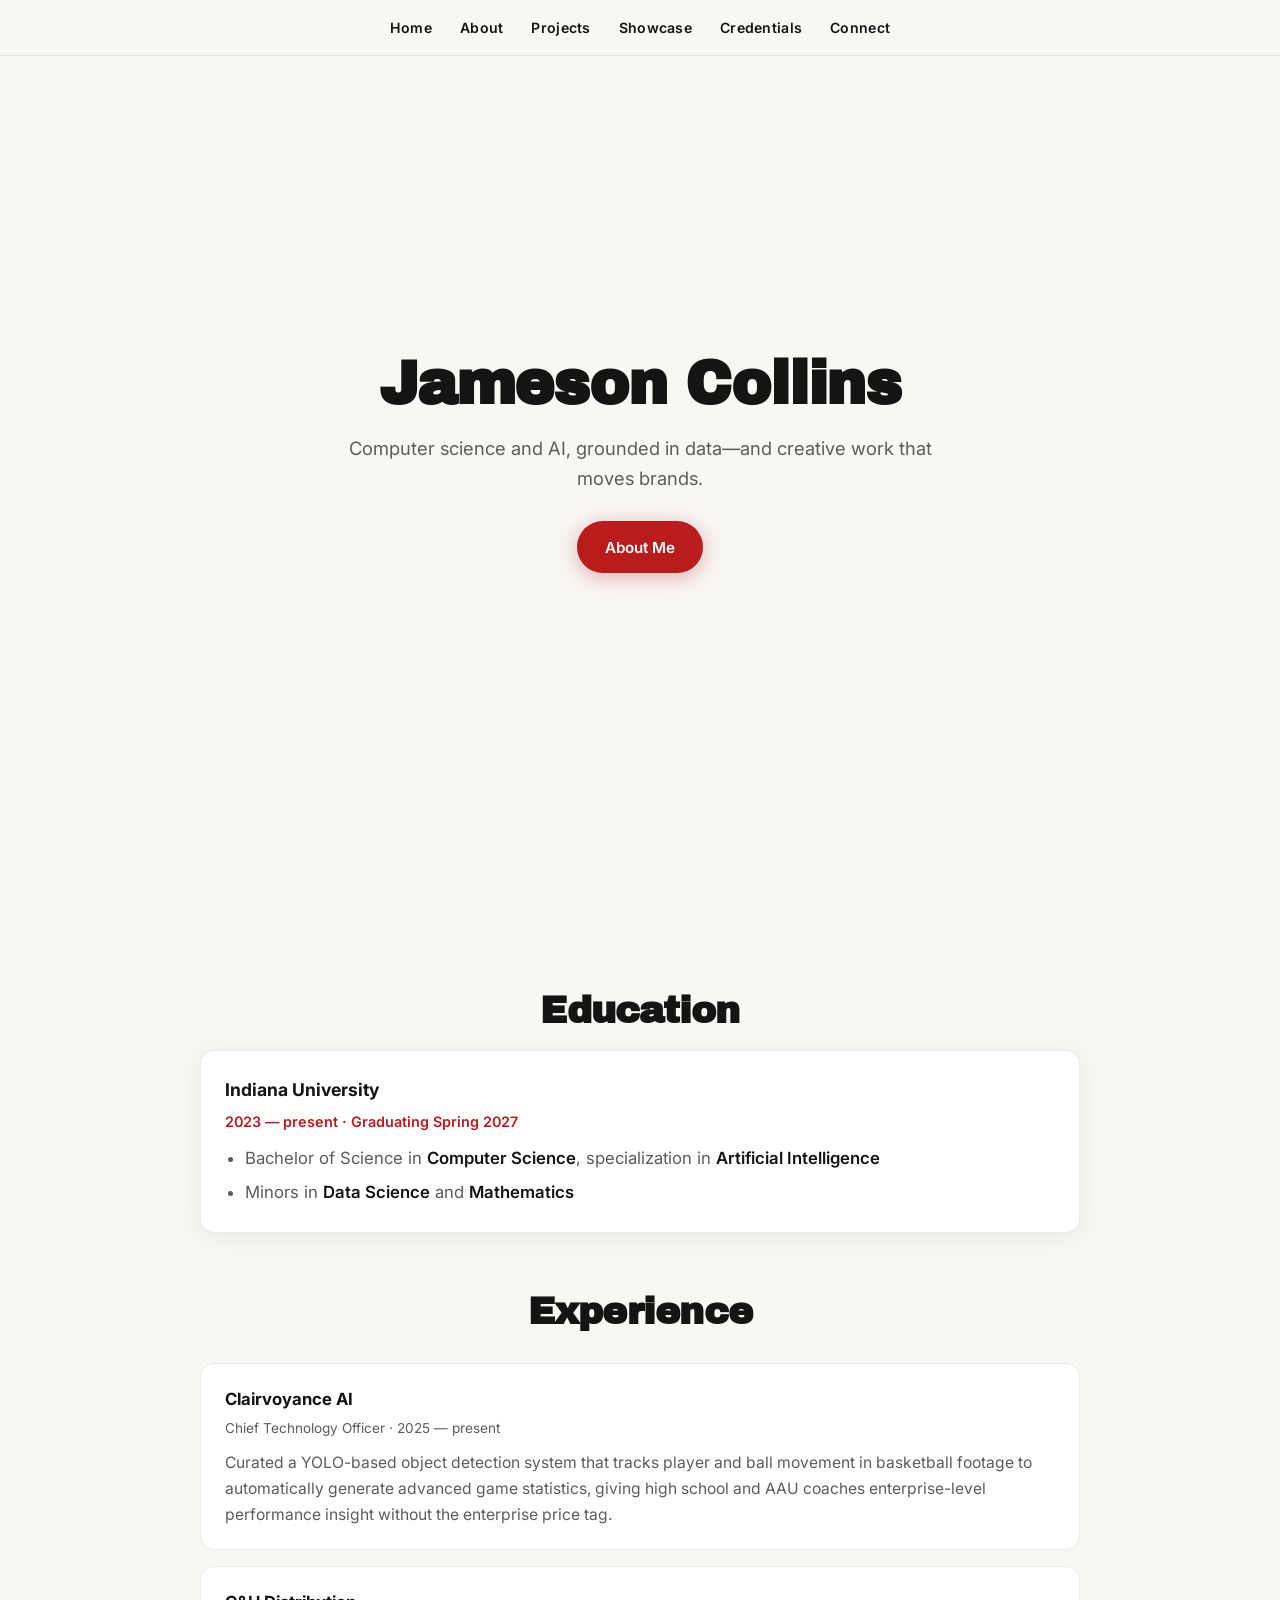
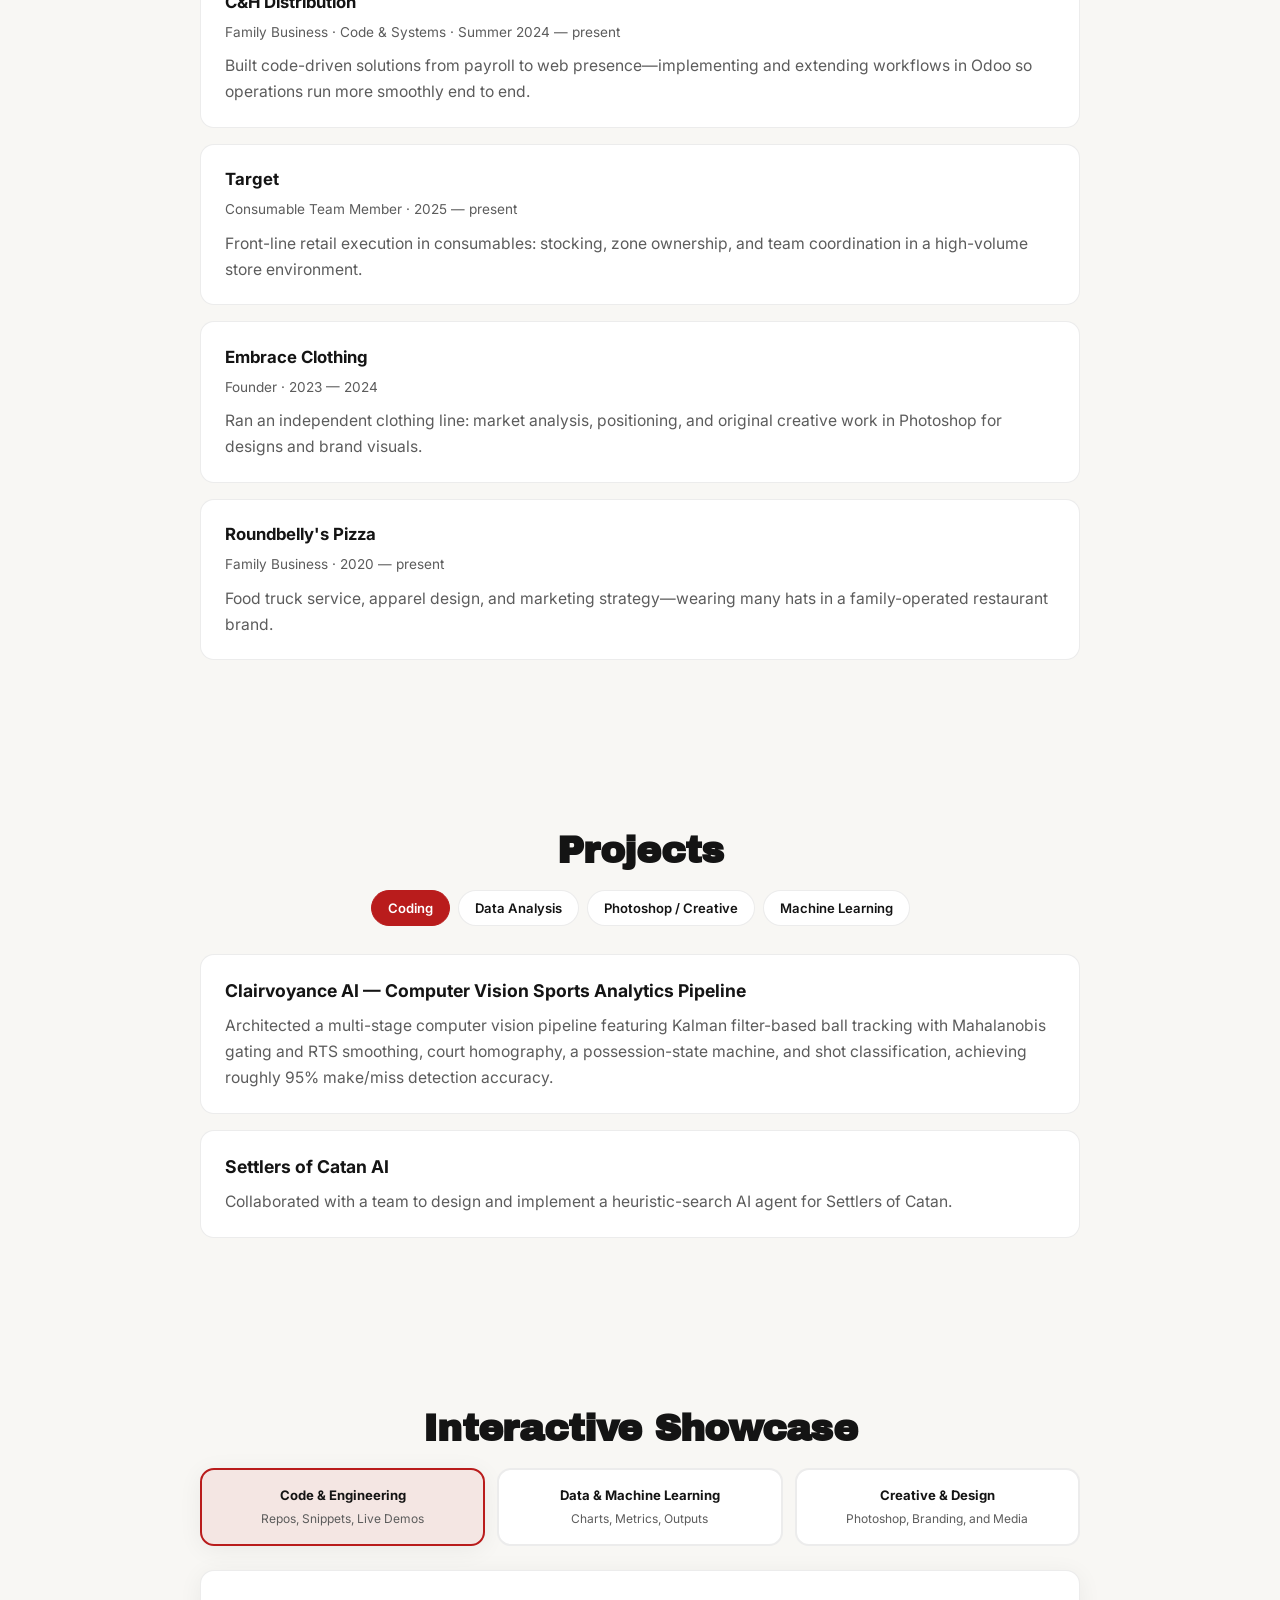
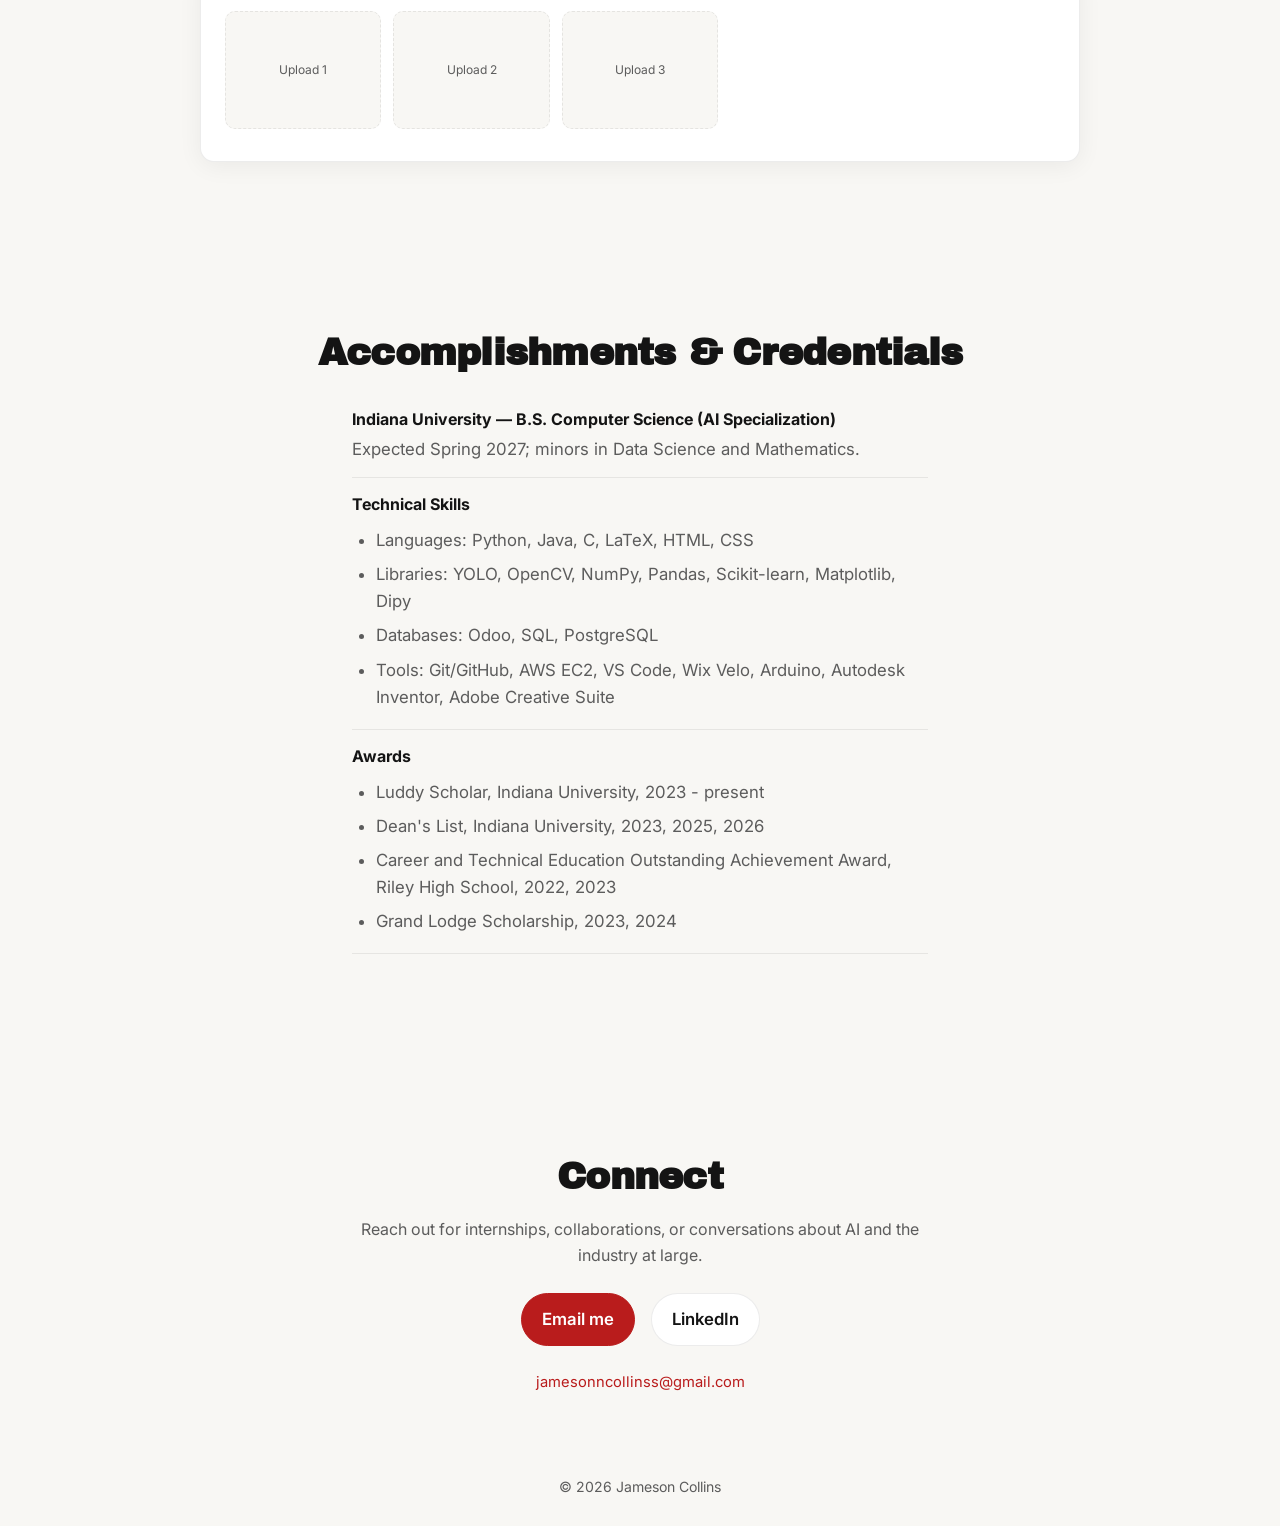
<file: index.html>
<!DOCTYPE html>
<html lang="en">
<head>
    <meta charset="UTF-8">
    <meta name="viewport" content="width=device-width, initial-scale=1.0">
    <meta name="description" content="Jameson Collins — computer science & AI, data science, and creative work. Portfolio, projects, and contact.">
    <title>Jameson Collins | Portfolio</title>
    <link href="https://fonts.googleapis.com/css2?family=Archivo+Black&family=Inter:wght@300;400;600;700&display=swap" rel="stylesheet">
    <link rel="stylesheet" href="css/main.css">
</head>
<body>
    <div id="include-nav"></div>
    <div id="include-hero"></div>
    <div id="include-about"></div>
    <div id="include-projects"></div>
    <div id="include-showcase"></div>
    <div id="include-credentials"></div>
    <div id="include-contact"></div>
    <div id="include-footer"></div>
    <script src="js/main.js" defer></script>
</body>
</html>
</file>
<file: css/main.css>
:root {
    --bg: #f8f7f4;
    --bg-elevated: #ffffff;
    --text: #141414;
    --text-muted: #5c5c5c;
    --accent: #b91c1c;
    --accent-soft: rgba(185, 28, 28, 0.08);
    --border: rgba(20, 20, 20, 0.08);
    --shadow: 0 4px 24px rgba(0, 0, 0, 0.06);
    --shadow-hover: 0 12px 40px rgba(0, 0, 0, 0.1);
    --radius: 14px;
    --font-display: "Archivo Black", system-ui, sans-serif;
    --font-body: "Inter", system-ui, sans-serif;
    --max: 920px;
    --nav-h: 3.5rem;
}

* {
    margin: 0;
    padding: 0;
    box-sizing: border-box;
}

html {
    scroll-behavior: smooth;
}

body {
    font-family: var(--font-body);
    background: var(--bg);
    color: var(--text-muted);
    line-height: 1.65;
    font-size: 1.05rem;
}

a {
    color: var(--accent);
    text-decoration: none;
}

a:hover {
    text-decoration: underline;
}

/* NAV */
nav.site-nav {
    position: fixed;
    width: 100%;
    top: 0;
    left: 0;
    height: var(--nav-h);
    display: flex;
    align-items: center;
    justify-content: center;
    flex-wrap: wrap;
    gap: 0.25rem 0.75rem;
    padding: 0 1rem;
    background: rgba(248, 247, 244, 0.92);
    backdrop-filter: blur(12px);
    border-bottom: 1px solid var(--border);
    z-index: 1000;
}

nav.site-nav a {
    margin: 0 0.5rem;
    text-decoration: none;
    color: var(--text);
    font-weight: 600;
    font-size: 0.88rem;
    letter-spacing: 0.02em;
}

nav.site-nav a:hover {
    color: var(--accent);
    text-decoration: none;
}

/* HERO */
header.hero {
    min-height: 100vh;
    display: flex;
    justify-content: center;
    align-items: center;
    text-align: center;
    padding: calc(var(--nav-h) + 2rem) 1.5rem 4rem;
    position: relative;
    overflow: hidden;
}

header.hero::before {
    content: "";
    position: absolute;
    inset: 0;
    background: radial-gradient(ellipse 80% 50% at 50% -20%, var(--accent-soft), transparent 55%);
    pointer-events: none;
}

.hero-inner {
    position: relative;
    max-width: 40rem;
}

h1 {
    font-size: clamp(2.25rem, 6vw, 3.75rem);
    font-family: var(--font-display);
    color: var(--text);
    letter-spacing: -0.02em;
    line-height: 1.1;
}

.subtitle {
    font-size: 1.15rem;
    margin-top: 1rem;
    color: var(--text-muted);
    font-weight: 400;
}

.btn {
    display: inline-block;
    margin-top: 1.75rem;
    padding: 0.85rem 1.75rem;
    background: var(--accent);
    color: #fff !important;
    text-decoration: none !important;
    font-weight: 600;
    font-size: 0.95rem;
    border-radius: 999px;
    transition: transform 0.2s, box-shadow 0.2s;
    box-shadow: 0 4px 20px rgba(185, 28, 28, 0.35);
}

.btn:hover {
    transform: translateY(-2px);
    box-shadow: 0 8px 28px rgba(185, 28, 28, 0.4);
    text-decoration: none !important;
}

/* SECTIONS */
section.block {
    padding: 5rem 1.25rem;
    max-width: var(--max);
    margin: 0 auto;
}

section.block + section.block {
    padding-top: 0;
}

h2.section-title {
    text-align: center;
    font-size: clamp(1.75rem, 4vw, 2.35rem);
    font-family: var(--font-display);
    color: var(--text);
    margin-bottom: 0.5rem;
    letter-spacing: -0.02em;
}

h2.section-title--spaced {
    margin-top: 3rem;
    margin-bottom: 1.25rem;
}

.lede {
    text-align: center;
    max-width: 36rem;
    margin: 0 auto 2.5rem;
    font-size: 1rem;
    color: var(--text-muted);
}

.story p,
.block p {
    margin-bottom: 1.25rem;
}

.story p:last-child,
.block p:last-child {
    margin-bottom: 0;
}

/* TIMELINE / EDU */
.edu-banner {
    background: var(--bg-elevated);
    border: 1px solid var(--border);
    border-radius: var(--radius);
    padding: 1.5rem 1.5rem 1.25rem;
    margin-bottom: 2rem;
    box-shadow: var(--shadow);
}

.edu-banner h3 {
    font-size: 1.1rem;
    color: var(--text);
    margin-bottom: 0.35rem;
}

.edu-banner .meta {
    font-size: 0.9rem;
    color: var(--accent);
    font-weight: 600;
    margin-bottom: 0.75rem;
}

.edu-banner ul {
    margin-left: 1.25rem;
    color: var(--text-muted);
}

.edu-banner li {
    margin-bottom: 0.35rem;
}

.edu-banner .emph {
    color: var(--text);
    font-weight: 600;
}

/* EXPERIENCE GRID */
.exp-grid {
    display: grid;
    gap: 1rem;
}

.exp-card {
    background: var(--bg-elevated);
    border: 1px solid var(--border);
    border-radius: var(--radius);
    padding: 1.35rem 1.5rem;
    transition: box-shadow 0.25s, transform 0.25s;
}

.exp-card:hover {
    box-shadow: var(--shadow-hover);
    transform: translateY(-3px);
}

.exp-card h3 {
    font-size: 1.05rem;
    color: var(--text);
    margin-bottom: 0.25rem;
}

.exp-card .role-meta {
    font-size: 0.85rem;
    color: var(--text-muted);
    margin-bottom: 0.65rem;
}

.exp-card p {
    font-size: 0.98rem;
    margin-bottom: 0;
}

/* PROJECT TABS */
.tabs {
    display: flex;
    flex-wrap: wrap;
    justify-content: center;
    gap: 0.5rem;
    margin-bottom: 1.75rem;
}

.tab {
    padding: 0.55rem 1rem;
    border-radius: 999px;
    border: 1px solid var(--border);
    background: var(--bg-elevated);
    color: var(--text);
    font-family: var(--font-body);
    font-size: 0.82rem;
    font-weight: 600;
    cursor: pointer;
    transition: background 0.2s, border-color 0.2s, color 0.2s;
}

.tab:hover {
    border-color: var(--accent);
    color: var(--accent);
}

.tab.active {
    background: var(--accent);
    color: #fff;
    border-color: var(--accent);
}

.tab-content {
    display: none;
}

.tab-content.active {
    display: block;
}

.projects {
    display: grid;
    gap: 1rem;
}

.card {
    background: var(--bg-elevated);
    border: 1px solid var(--border);
    border-radius: var(--radius);
    padding: 1.35rem 1.5rem;
    transition: transform 0.25s, box-shadow 0.25s;
}

.card:hover {
    transform: translateY(-4px);
    box-shadow: var(--shadow-hover);
}

.card h3 {
    font-size: 1.1rem;
    color: var(--text);
    margin-bottom: 0.5rem;
}

.card p {
    margin: 0;
    font-size: 0.98rem;
}

/* SHOWCASE — three choices */
.showcase-pick {
    display: grid;
    grid-template-columns: repeat(3, 1fr);
    gap: 0.75rem;
    margin-bottom: 1.5rem;
}

@media (max-width: 720px) {
    .showcase-pick {
        grid-template-columns: 1fr;
    }
}

.showcase-pick button {
    width: 100%;
    padding: 1.1rem 1rem;
    border-radius: var(--radius);
    border: 2px solid var(--border);
    background: var(--bg-elevated);
    color: var(--text);
    font-family: var(--font-body);
    font-size: 0.82rem;
    font-weight: 700;
    cursor: pointer;
    text-align: center;
    line-height: 1.35;
    transition: border-color 0.2s, background 0.2s, box-shadow 0.2s;
}

.showcase-pick button:hover {
    border-color: var(--accent);
}

.showcase-pick button[aria-selected="true"] {
    border-color: var(--accent);
    background: var(--accent-soft);
    box-shadow: var(--shadow);
}

.showcase-pick button .sub {
    display: block;
    font-weight: 400;
    font-size: 0.75rem;
    color: var(--text-muted);
    margin-top: 0.35rem;
}

.showcase-panel {
    display: none;
    background: var(--bg-elevated);
    border: 1px solid var(--border);
    border-radius: var(--radius);
    padding: 1.5rem;
    min-height: 12rem;
    box-shadow: var(--shadow);
}

.showcase-panel.active {
    display: block;
}

.showcase-panel p {
    margin-bottom: 1rem;
}

.showcase-panel .placeholder-grid {
    display: grid;
    grid-template-columns: repeat(auto-fill, minmax(140px, 1fr));
    gap: 0.75rem;
    margin-top: 1rem;
}

.showcase-panel .placeholder-tile {
    aspect-ratio: 4/3;
    border-radius: 10px;
    border: 1px dashed var(--border);
    background: var(--bg);
    display: flex;
    align-items: center;
    justify-content: center;
    font-size: 0.75rem;
    color: var(--text-muted);
    text-align: center;
    padding: 0.5rem;
}

/* CREDENTIALS */
.cred-list {
    list-style: none;
    max-width: 36rem;
    margin: 0 auto 2rem;
}

.cred-list li {
    padding: 0.85rem 0;
    border-bottom: 1px solid var(--border);
    color: var(--text-muted);
}

.cred-list li strong {
    color: var(--text);
    display: block;
    font-size: 1rem;
    margin-bottom: 0.2rem;
}

.cred-list ul {
    list-style: disc;
    margin-left: 1.5rem;
    margin-top: 0.35rem;
}

.cred-list ul li {
    padding: 0.2rem 0;
    border-bottom: none;
}

.attest {
    text-align: center;
    font-size: 0.95rem;
    border-top: 1px solid var(--border);
    padding-top: 1.5rem;
    margin-top: 0.5rem;
}

/* CONTACT */
.contact-wrap {
    text-align: center;
    max-width: 28rem;
    margin: 0 auto;
}

.contact-links {
    display: flex;
    flex-wrap: wrap;
    justify-content: center;
    gap: 1rem;
    margin-top: 1.5rem;
}

.contact-links a {
    display: inline-flex;
    align-items: center;
    gap: 0.5rem;
    padding: 0.75rem 1.25rem;
    background: var(--bg-elevated);
    border: 1px solid var(--border);
    border-radius: 999px;
    font-weight: 600;
    color: var(--text);
    text-decoration: none;
    transition: border-color 0.2s, box-shadow 0.2s;
}

.contact-links a:hover {
    border-color: var(--accent);
    box-shadow: var(--shadow);
    text-decoration: none;
}

.contact-links a.primary {
    background: var(--accent);
    color: #fff;
    border-color: var(--accent);
}

.contact-links a.primary:hover {
    box-shadow: 0 8px 24px rgba(185, 28, 28, 0.35);
}

.contact-email-line {
    margin-top: 1.5rem;
    font-size: 0.92rem;
}

/* REVEAL */
.reveal {
    opacity: 0;
    transform: translateY(28px);
    transition: opacity 0.65s ease, transform 0.65s ease;
}

.reveal.active {
    opacity: 1;
    transform: translateY(0);
}

footer.site-footer {
    text-align: center;
    padding: 0 1.25rem 1.75rem;
    font-size: 0.88rem;
    color: var(--text-muted);
}

.load-error {
    padding: 2rem;
    text-align: center;
    color: var(--accent);
    font-weight: 600;
}
</file>
